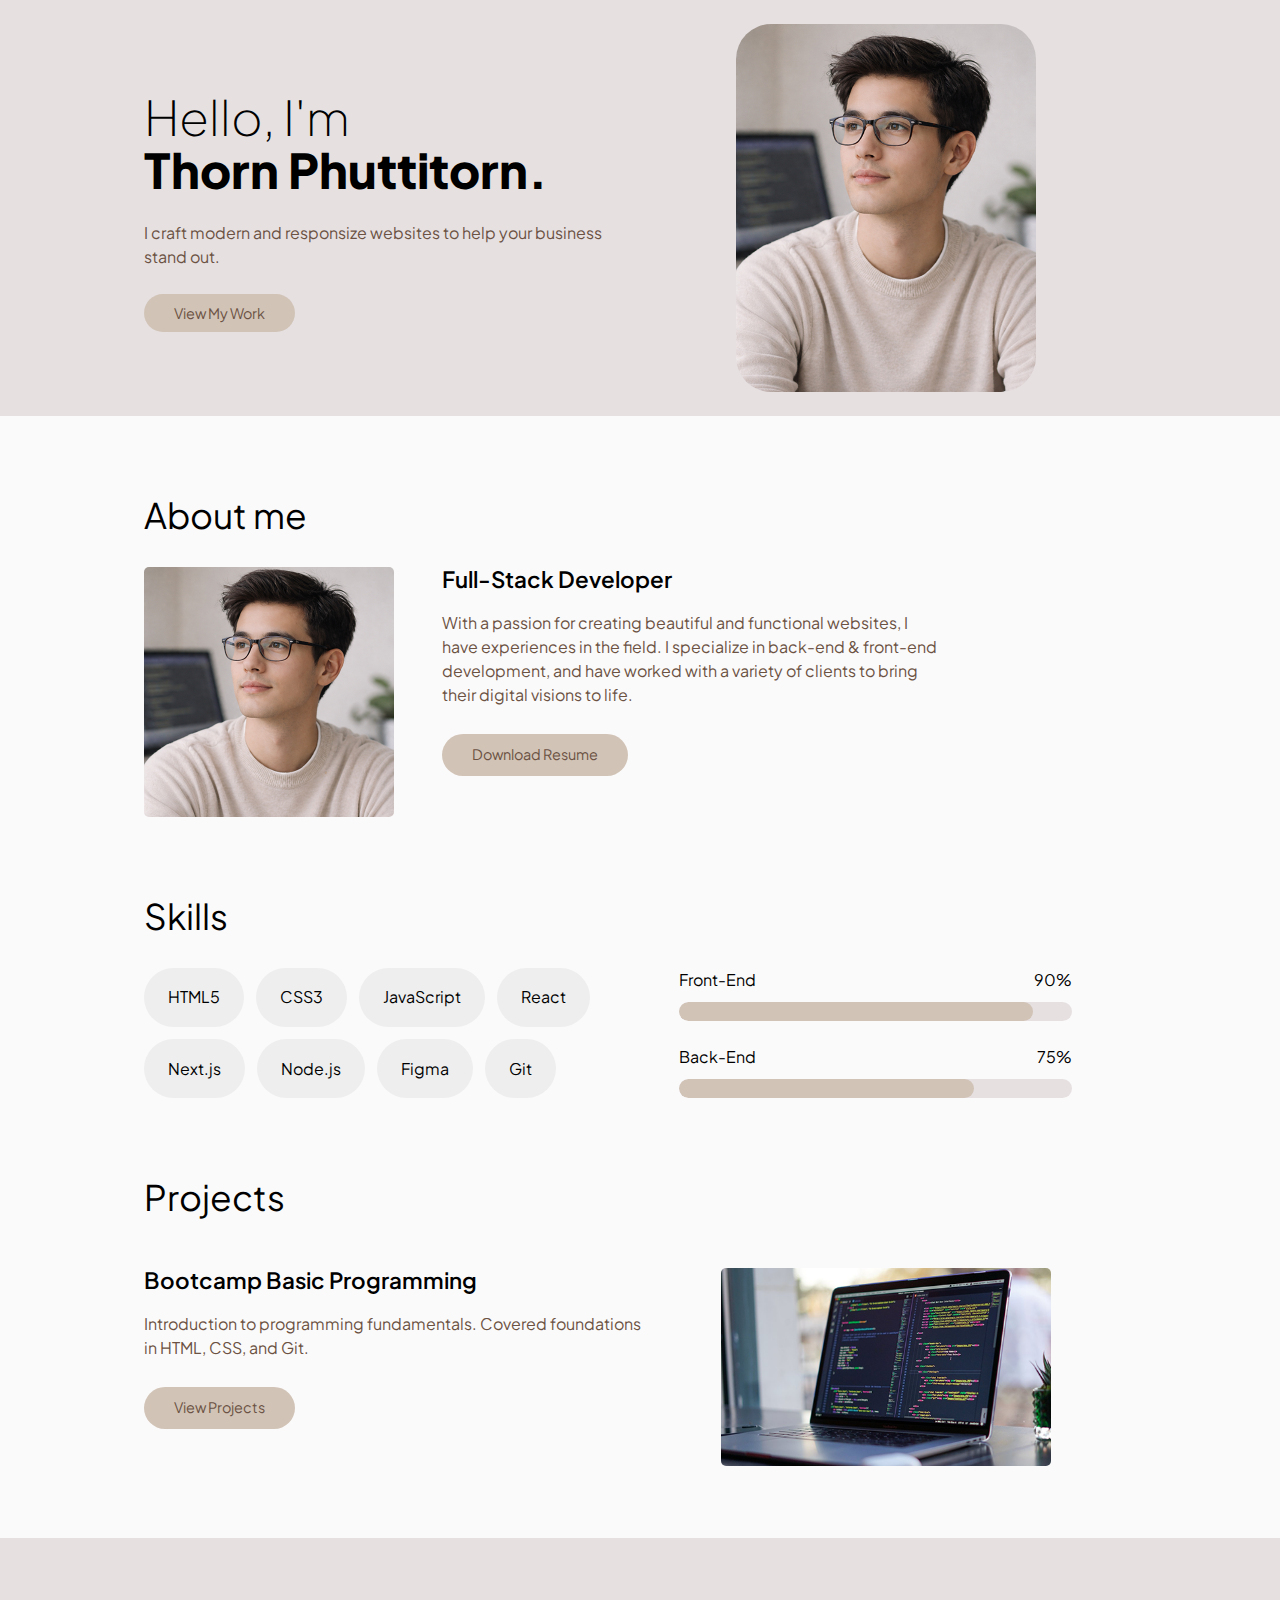
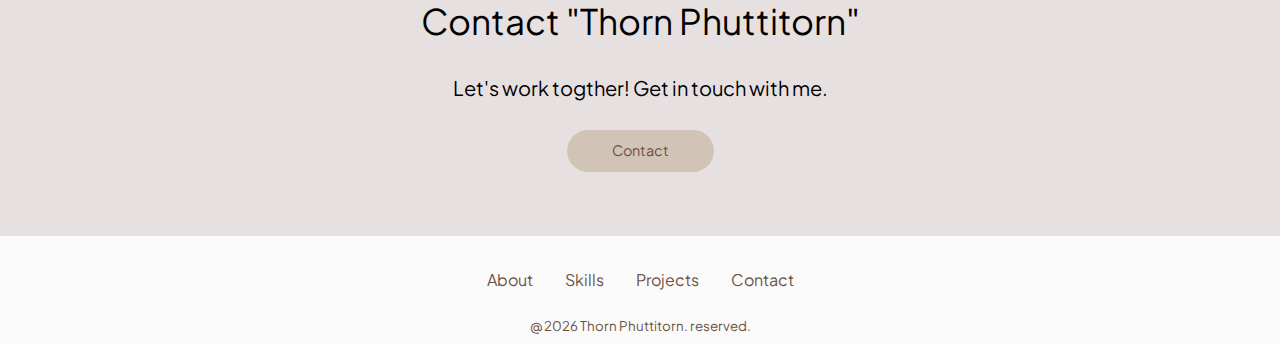
<file: index.html>
<!DOCTYPE html>
<html lang="en">
<head>
    <meta charset="UTF-8">
    <meta name="viewport" content="width=device-width, initial-scale=1.0">
    <title>Document</title>
    <link rel="preconnect" href="https://fonts.googleapis.com">
    <link rel="preconnect" href="https://fonts.gstatic.com" crossorigin>
    <link href="https://fonts.googleapis.com/css2?family=Plus+Jakarta+Sans:wght@400;600;700&display=swap" rel="stylesheet">
    <link rel="stylesheet" href="reset.css" />
    <link rel="stylesheet" href="style.css" />
</head>
<body>
    <section class="hero">
        <div class="container">
            <header>
                <h1><span>Hello, I'm</span> <br /><strong>Thorn Phuttitorn.</strong></h1>
                <p>I craft modern and responsize websites to help your business stand out.</p>
                <div clsas="hero-button">
                    <a href="#" class="cta">View My Work</a>
                    <a href="#" class="icon-git" aria-label="GitHub"></a>
                    <a href='#' class="icon-twitter" aria-label="X (Twitter)"></a></a>
                </div>
            </header>
            <figure>
                <img width="300" height="368" src="images/1.png" title="Thorn Phuttitorn" alt="Thorn Phuttitorn" />
            </figure>
        </div>
    </section>
    <section class="container">
        <div class="about">
            <h2>About me</h2>
            <div class="inner-about">
                <img width="250" height="250" src="images/2.png" title="Thorn Phuttitorn" alt="Thorn Phuttitorn" />
                <div class="about-text">
                    <h3>Full-Stack Developer</h3>
                    <p>With a passion for creating beautiful and functional websites, I have experiences in the field. I specialize in back-end & front-end development, and have worked with a variety of clients to bring their digital visions to life.</p>
                    <a class="cta" href="#" title="Download Resume">Download Resume</a>
                </div>
            </div>
        </div>
    </section>
    <section class="container">
        <div class="skills">
            <h2>Skills</h2>
            <div class="inner-skills">
                <ul>
                    <li>HTML5</li>
                    <li>CSS3</li>
                    <li>JavaScript</li>
                    <li>React</li>
                    <li>Next.js</li>
                    <li>Node.js</li>
                    <li>Figma</li>
                    <li>Git</li>
                </ul>
                <div class="skill-bars">
                    <div class="skill-text">
                        <span>Front-End</span>
                        <span>90%</span>
                    </div>
                    <div class="bar">
                        <span class="bar-fill" style="width: 90%;"></span>
                    </div><br />
                    <div class="skill-text">
                        <span>Back-End</span>
                        <span>75%</span>
                    </div>
                    <div class="bar">
                        <span class="bar-fill" style="width: 75%;"></span>
                    </div>
                </div> 
            </div>
        </div>
    </section>
    <section class="projects container">
        <h2>Projects</h2>
        <div class="inner-projects">
            <div class="projects-text">
                <h3>Bootcamp Basic Programming</h3>
                <p>Introduction to programming fundamentals. Covered foundations in HTML, CSS, and Git.</p>
                <a class="cta" href="#" title="View Projects">View Projects</a>
            </div>
            <img src="images/projects.png" alt="Projects" title="Projects" width="330" height="198">
        </div>
    </section>
    <section class="contact">
        <div class="container">
            <h2>Contact "Thorn Phuttitorn"</h2>
            <div class="inner-contact">
                <p>Let's work togther! Get in touch with me.</p>
                <a class="cta" href="contact.html" title="Contact">Contact</a>
            </div>
        </div>
    </section>
    <footer class="container">
        <div class="footer">
            <ul>
                <li><a href="#" title="About">About</a></li>
                <li><a href="#" title="Skills">Skills</a></li>
                <li><a href="#" title="Projects">Projects</a></li>
                <li><a href="#" title="Contacts">Contact</a></li>
            </ul>
            <small>@ 2026 Thorn Phuttitorn. reserved.</small>
        </div>
    </footer>
</body>
</html>
</file>
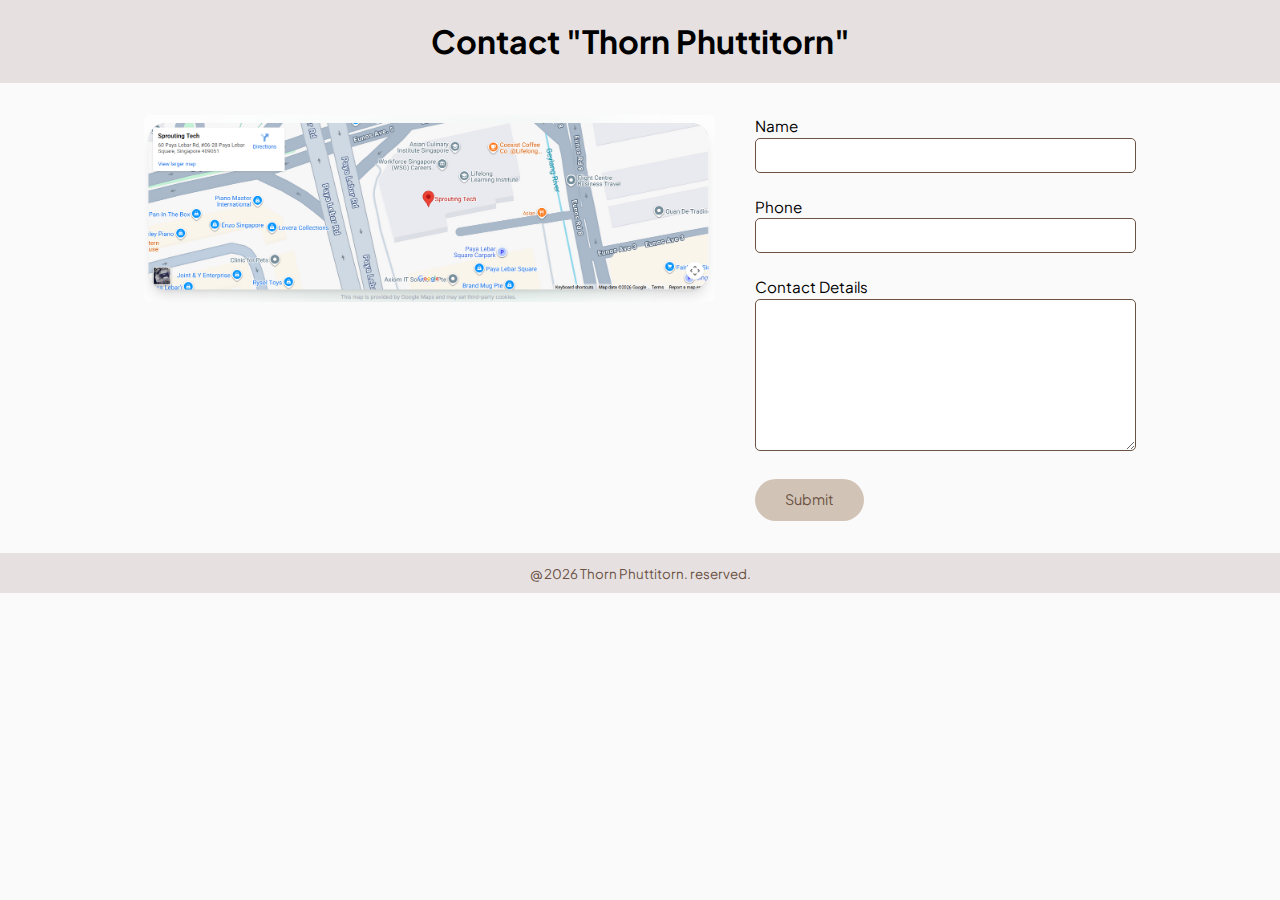
<file: contact.html>
<!DOCTYPE html>
<html lang="en">
<head>
    <meta charset="UTF-8">
    <meta name="viewport" content="width=device-width, initial-scale=1.0">
    <title>Document</title>
    <link rel="preconnect" href="https://fonts.googleapis.com">
    <link rel="preconnect" href="https://fonts.gstatic.com" crossorigin>
    <link href="https://fonts.googleapis.com/css2?family=Plus+Jakarta+Sans:wght@400;600;700&display=swap" rel="stylesheet">
    <link rel="stylesheet" href="reset.css" />
    <link rel="stylesheet" href="style.css" />
    <style>
        header {
            background-color: #e6e0e1;
            padding: 1.5rem;
            text-align: center;
        }

        main {
            display: grid;
            grid-template-columns: 1.5fr 1fr;
            gap: 2.5rem;
            justify-content: center;
            margin-top: 2rem;
            font-size: 0.95rem;
        }

        input, textarea {
            width: 100%;
            border: 1px solid #6b5243;
            border-radius: 5px;
            padding: 5px 15px;
        }

        button {
            border: none;
            padding: 10px 45px;
        }

        footer {
            background-color: #e6e0e1;
            padding: 0.5rem 1rem;
            text-align: center;
            margin-top: 2rem;
        }
    </style>
</head>
<body>
    <header>
        <div class="container"><h1>Contact "Thorn Phuttitorn"</h1></div>
    </header>
    <main class="container">
        <img src="images/5-4a.png" />
        <form>
            <label>Name</label><br />
            <input type="text" /><br /><br />
            
            <label>Phone</label><br />
            <input type="email" /><br /><br />

            <label>Contact Details</label><br />
            <textarea></textarea><br /><br />

            <button class="cta">Submit</button>
        </form>
    </main>
    <footer>
        <div class="container">
            <small>@ 2026 Thorn Phuttitorn. reserved.</small>
        </div>
    </footer>
</body>
</html>
</file>
<file: style.css>
body {
    width: 100%;
    font-family: "Plus Jakarta Sans", "Helvetica Neue", Helvetica, Arial, sans-serif;
    margin: 0;
    background-color: #fbfafa;
}

a {
    text-decoration: none;
    color: black;
}

.container {
    max-width: 1024px;          /* OR 960px / 1440px; */
    width: 100%;        /* Mobile: full width */
    margin-inline: auto;        /* Horizontal: center */
    padding: 0 1rem;
    box-sizing: border-box;     /* คุมความกว้างที่เมื่อรวม padding แล้วให้ไม่เกิน 1024px (already have in reset.css file) */
}

.hero {
    background-color: #e6e0e1;
    padding: 1.5rem;
}

.hero .container {
    display: grid;
    grid-template-columns: 1.2fr 1fr;
    align-items: center;
    gap: 7rem;
}

.hero header {
    display: flex;
    flex-direction: column;
    gap: 1.5rem;
}

.hero h1 {
    font-size: 3rem;
}

p, small {
    line-height: 1.5;
    color: #6b5243;
    margin-bottom: 0.5rem;
}

.hero h1 span {
    font-weight: 100;
}

.cta {
    padding: 10px 30px;
    background-color: #d1c3b6;
    color: #6b5243;
    border-radius: 50px;
    font-size: 0.9rem;
}

.hero img {
    border-radius: 2.2rem;
}

.about, .skills, .projects {
    padding-top: 5rem;
}

h2 {
    font-size: 2.2rem;
    font-weight: normal;
    margin-bottom: 2rem;
}

img {
    border-radius: 5px;
}

.about .inner-about {
    display: grid;
    grid-template-columns: 250px 500px;
    gap: 3rem;
}

.about .about-text, .projects, .projects-text, .inner-contact {
    display: flex;
    flex-direction: column;
    align-items: flex-start;        
    gap: 1.2rem;
}

h3 {
    font-size: 1.4rem;
    font-weight: 600;
}

.inner-skills {
    display: grid;
    grid-template-columns: 1.2fr 1fr;
    gap: 4rem;
}

.skills {
    padding-right: 4rem;
}

.skills ul {
    list-style: none;
    margin: 0;
    padding: 0;

    display: flex;
    flex-wrap: wrap;
    gap: 0.75rem;
    /* width: 500px; */
}

.skills ul li {
    display: inline-flex;          /* ให้กว้างตามเนื้อหา */
    align-items: center;
    padding: .5rem 1.5rem;
    border-radius: 999px;
    background: #eee;
}

.skill-text {
    display: flex;
    justify-content: space-between;
    
    margin-bottom: 10px;
}

.skills .bar {
    width: 100%;
    height: 1.2rem;
    background-color: #e6e0e1;
    border-radius: 2rem;
    overflow: hidden;
}

.skills .bar-fill {
    height: 100%;
    background-color: #d1c3b6;
    border-radius: 2rem;
    display: block;
}

.inner-projects {
    display: grid;
    grid-template-columns: 1.2fr 1fr;
    gap: 5rem;
}

.contact {
    background-color: #e6e0e1;
    margin-top: 4.5rem;
    padding: 4rem 0;
    text-align: center;
}

.contact .inner-contact {
    align-items: center;
    justify-content: center;
}

.contact p {
    font-size: 1.25rem;
    color: black;
}

.contact a {
    padding: 10px 45px;
}

.footer {
    text-align: center;
    padding: 2rem 0 0rem;

    display: flex;
    flex-direction: column;
    gap: 1.5rem;
}

.footer ul {
    list-style: none;
    margin: 0;
    padding: 0;

    display: flex;
    gap: 2rem;
    justify-content: center;
}

.footer a:link {
    color: #6b5243;
}
</file>
